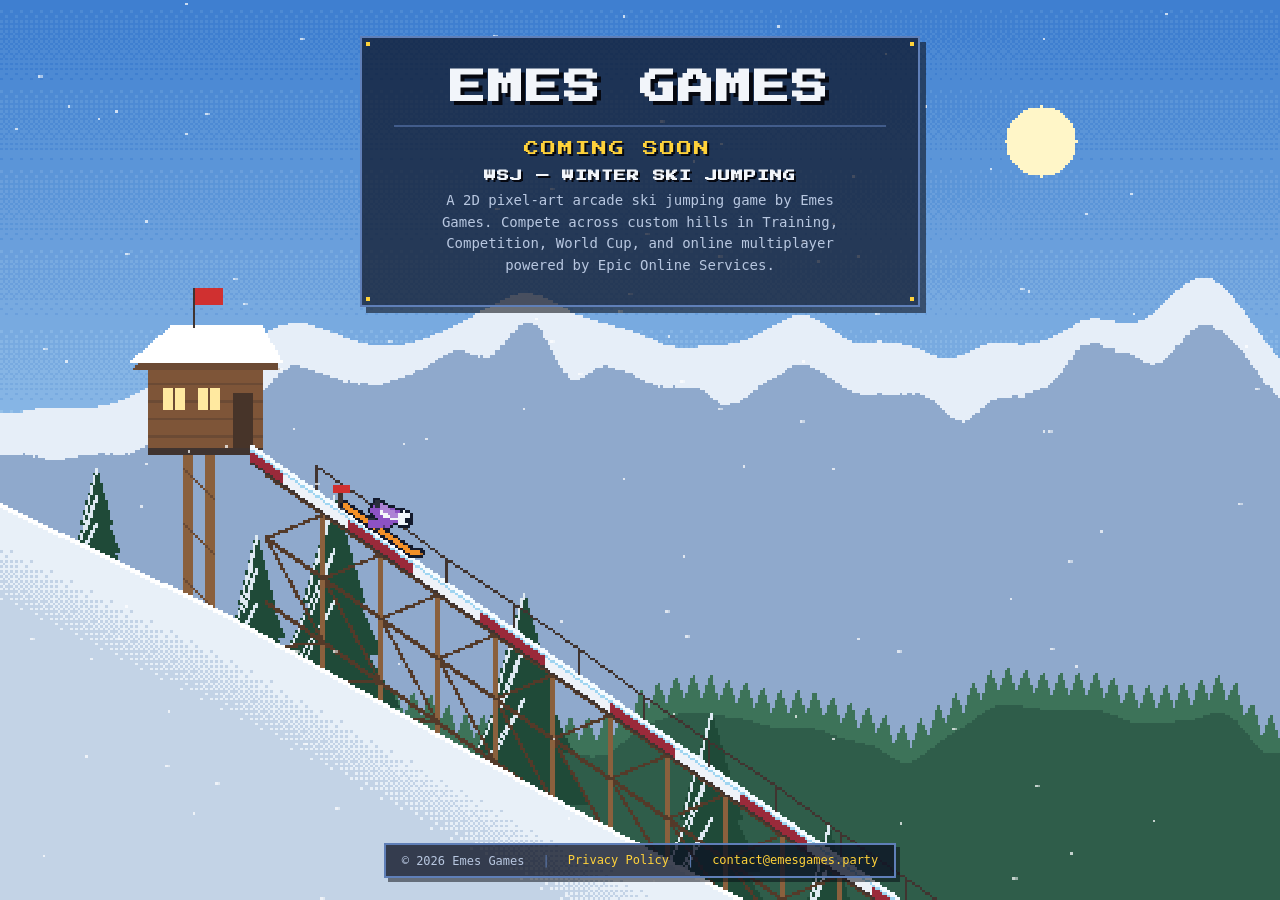
<file: index.html>
<!DOCTYPE html>
<html lang="en">
<head>
  <meta charset="UTF-8" />
  <meta name="viewport" content="width=device-width, initial-scale=1.0, viewport-fit=cover" />
  <title>Emes Games — WSJ (Winter Ski Jumping) | Coming Soon</title>
  <meta name="description" content="Emes Games — Independent game studio developing WSJ (Winter Ski Jumping), a 2D pixel-art arcade ski jumping game. Coming Soon." />
  <meta name="theme-color" content="#0c1224" />
  <link rel="icon" type="image/svg+xml" href="data:image/svg+xml,%3Csvg xmlns='http://www.w3.org/2000/svg' viewBox='0 0 16 16' shape-rendering='crispEdges'%3E%3Crect width='16' height='16' fill='%230c1224'/%3E%3Crect x='1' y='1' width='14' height='14' fill='none' stroke='%235f7fb8' stroke-width='1'/%3E%3Cpath d='M3 4h4v1H4v2h3v1H4v3h3v1H3V4zm6 0h4v1h-3v6h2V9h-1V8h2v4H9V4z' fill='%23ffd23a'/%3E%3C/svg%3E" />
  <link rel="preconnect" href="https://fonts.googleapis.com" />
  <link rel="preconnect" href="https://fonts.gstatic.com" crossorigin />
  <link href="https://fonts.googleapis.com/css2?family=Press+Start+2P&display=swap" rel="stylesheet" />
  <link rel="stylesheet" href="style.css?v=2" />
</head>
<body class="home-page">
  <canvas id="scene" aria-hidden="true"></canvas>

  <main class="stage">
    <section class="pixel-card" aria-label="Emes Games — WSJ Coming Soon">
      <h1 class="org-name">EMES GAMES</h1>
      <div class="divider" aria-hidden="true"></div>
      <p class="coming-soon">COMING SOON<span class="dots" aria-hidden="true"></span></p>
      <h2 class="product-title">WSJ &mdash; WINTER SKI JUMPING</h2>
      <p class="product-overview">
        A 2D pixel-art arcade ski jumping game by Emes Games. Compete across custom hills in
        Training, Competition, World Cup, and online multiplayer powered by Epic Online Services.
      </p>
    </section>

    <footer class="footer-bar">
      <span>&copy; 2026 Emes Games</span>
      <span class="sep" aria-hidden="true">|</span>
      <a href="privacy.html">Privacy Policy</a>
      <span class="sep" aria-hidden="true">|</span>
      <a href="mailto:contact@emesgames.party">contact@emesgames.party</a>
    </footer>
  </main>

  <script src="wsj-bg.js?v=3"></script>
</body>
</html>
</file>
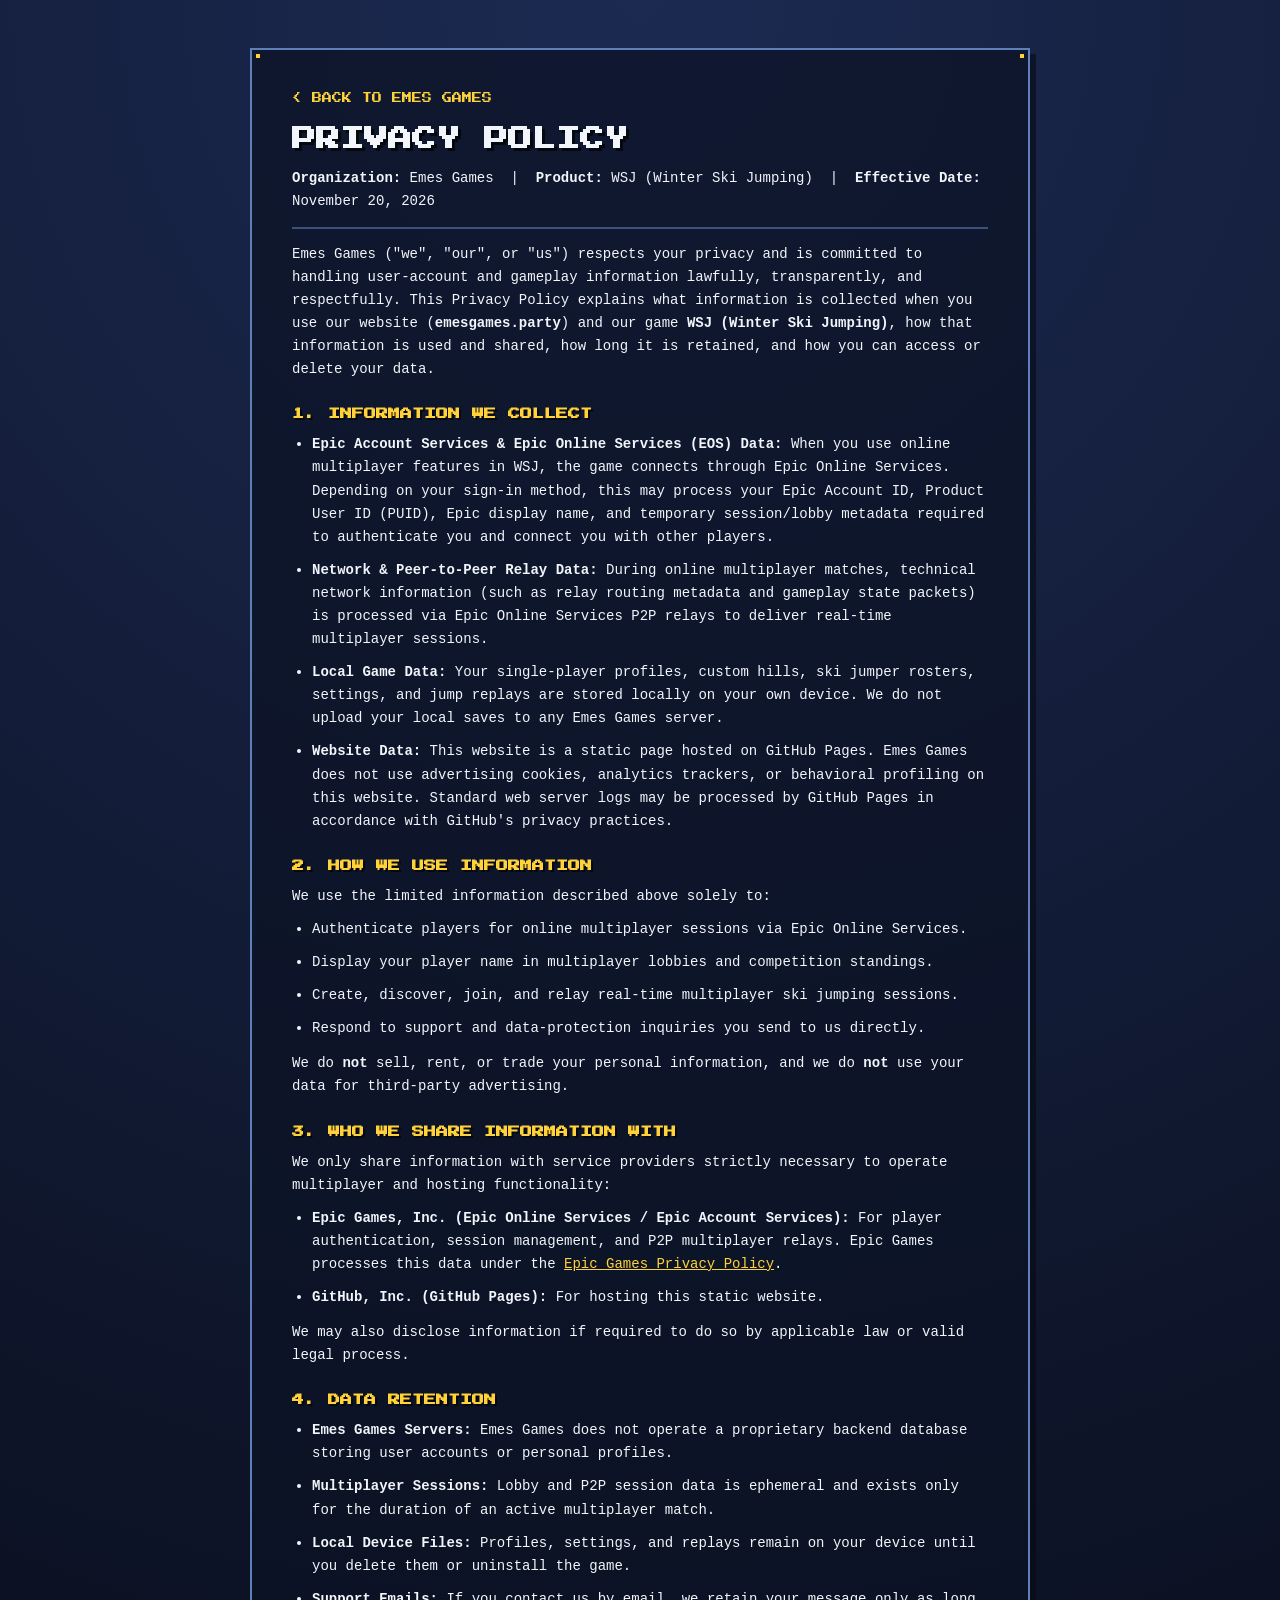
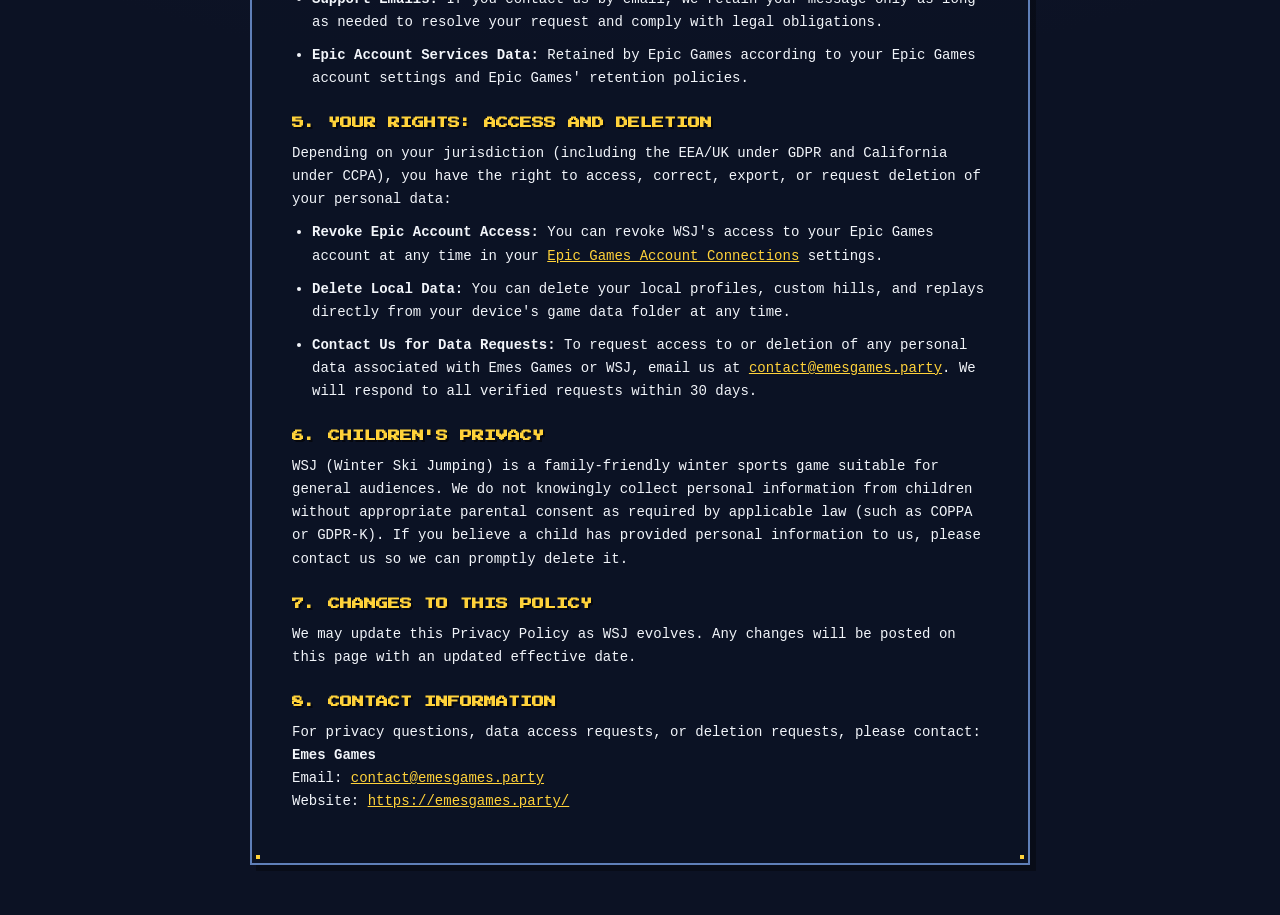
<file: privacy.html>
<!DOCTYPE html>
<html lang="en">
<head>
  <meta charset="UTF-8" />
  <meta name="viewport" content="width=device-width, initial-scale=1.0" />
  <title>Privacy Policy — Emes Games (WSJ: Winter Ski Jumping)</title>
  <meta name="description" content="Privacy Policy for Emes Games and WSJ (Winter Ski Jumping), including Epic Online Services and Epic Account Services data practices." />
  <meta name="theme-color" content="#0c1224" />
  <link rel="icon" type="image/svg+xml" href="data:image/svg+xml,%3Csvg xmlns='http://www.w3.org/2000/svg' viewBox='0 0 16 16' shape-rendering='crispEdges'%3E%3Crect width='16' height='16' fill='%230c1224'/%3E%3Crect x='1' y='1' width='14' height='14' fill='none' stroke='%235f7fb8' stroke-width='1'/%3E%3Cpath d='M3 4h4v1H4v2h3v1H4v3h3v1H3V4zm6 0h4v1h-3v6h2V9h-1V8h2v4H9V4z' fill='%23ffd23a'/%3E%3C/svg%3E" />
  <link rel="preconnect" href="https://fonts.googleapis.com" />
  <link rel="preconnect" href="https://fonts.gstatic.com" crossorigin />
  <link href="https://fonts.googleapis.com/css2?family=Press+Start+2P&display=swap" rel="stylesheet" />
  <link rel="stylesheet" href="style.css?v=2" />
</head>
<body class="doc-page">
  <main class="doc-wrap">
    <article class="pixel-card doc-card">
      <a class="doc-back" href="index.html">&lt; BACK TO EMES GAMES</a>
      <h1>PRIVACY POLICY</h1>
      <p class="doc-meta">
        <strong>Organization:</strong> Emes Games &nbsp;|&nbsp;
        <strong>Product:</strong> WSJ (Winter Ski Jumping) &nbsp;|&nbsp;
        <strong>Effective Date:</strong> November 20, 2026
      </p>
      <div class="divider" aria-hidden="true"></div>

      <p>
        Emes Games ("we", "our", or "us") respects your privacy and is committed to handling
        user-account and gameplay information lawfully, transparently, and respectfully. This
        Privacy Policy explains what information is collected when you use our website
        (<strong>emesgames.party</strong>) and our game <strong>WSJ (Winter Ski Jumping)</strong>,
        how that information is used and shared, how long it is retained, and how you can access
        or delete your data.
      </p>

      <h2>1. INFORMATION WE COLLECT</h2>
      <ul>
        <li>
          <strong>Epic Account Services &amp; Epic Online Services (EOS) Data:</strong>
          When you use online multiplayer features in WSJ, the game connects through Epic Online
          Services. Depending on your sign-in method, this may process your Epic Account ID,
          Product User ID (PUID), Epic display name, and temporary session/lobby metadata required
          to authenticate you and connect you with other players.
        </li>
        <li>
          <strong>Network &amp; Peer-to-Peer Relay Data:</strong>
          During online multiplayer matches, technical network information (such as relay routing
          metadata and gameplay state packets) is processed via Epic Online Services P2P relays to
          deliver real-time multiplayer sessions.
        </li>
        <li>
          <strong>Local Game Data:</strong>
          Your single-player profiles, custom hills, ski jumper rosters, settings, and jump replays
          are stored locally on your own device. We do not upload your local saves to any Emes Games
          server.
        </li>
        <li>
          <strong>Website Data:</strong>
          This website is a static page hosted on GitHub Pages. Emes Games does not use advertising
          cookies, analytics trackers, or behavioral profiling on this website. Standard web server
          logs may be processed by GitHub Pages in accordance with GitHub's privacy practices.
        </li>
      </ul>

      <h2>2. HOW WE USE INFORMATION</h2>
      <p>We use the limited information described above solely to:</p>
      <ul>
        <li>Authenticate players for online multiplayer sessions via Epic Online Services.</li>
        <li>Display your player name in multiplayer lobbies and competition standings.</li>
        <li>Create, discover, join, and relay real-time multiplayer ski jumping sessions.</li>
        <li>Respond to support and data-protection inquiries you send to us directly.</li>
      </ul>
      <p>
        We do <strong>not</strong> sell, rent, or trade your personal information, and we do
        <strong>not</strong> use your data for third-party advertising.
      </p>

      <h2>3. WHO WE SHARE INFORMATION WITH</h2>
      <p>
        We only share information with service providers strictly necessary to operate multiplayer
        and hosting functionality:
      </p>
      <ul>
        <li>
          <strong>Epic Games, Inc. (Epic Online Services / Epic Account Services):</strong>
          For player authentication, session management, and P2P multiplayer relays. Epic Games
          processes this data under the
          <a href="https://www.epicgames.com/site/en-US/privacypolicy" target="_blank" rel="noopener noreferrer">Epic Games Privacy Policy</a>.
        </li>
        <li>
          <strong>GitHub, Inc. (GitHub Pages):</strong>
          For hosting this static website.
        </li>
      </ul>
      <p>
        We may also disclose information if required to do so by applicable law or valid legal
        process.
      </p>

      <h2>4. DATA RETENTION</h2>
      <ul>
        <li>
          <strong>Emes Games Servers:</strong> Emes Games does not operate a proprietary backend
          database storing user accounts or personal profiles.
        </li>
        <li>
          <strong>Multiplayer Sessions:</strong> Lobby and P2P session data is ephemeral and exists
          only for the duration of an active multiplayer match.
        </li>
        <li>
          <strong>Local Device Files:</strong> Profiles, settings, and replays remain on your device
          until you delete them or uninstall the game.
        </li>
        <li>
          <strong>Support Emails:</strong> If you contact us by email, we retain your message only
          as long as needed to resolve your request and comply with legal obligations.
        </li>
        <li>
          <strong>Epic Account Services Data:</strong> Retained by Epic Games according to your
          Epic Games account settings and Epic Games' retention policies.
        </li>
      </ul>

      <h2>5. YOUR RIGHTS: ACCESS AND DELETION</h2>
      <p>
        Depending on your jurisdiction (including the EEA/UK under GDPR and California under CCPA),
        you have the right to access, correct, export, or request deletion of your personal data:
      </p>
      <ul>
        <li>
          <strong>Revoke Epic Account Access:</strong> You can revoke WSJ's access to your Epic
          Games account at any time in your
          <a href="https://www.epicgames.com/account/connections" target="_blank" rel="noopener noreferrer">Epic Games Account Connections</a>
          settings.
        </li>
        <li>
          <strong>Delete Local Data:</strong> You can delete your local profiles, custom hills, and
          replays directly from your device's game data folder at any time.
        </li>
        <li>
          <strong>Contact Us for Data Requests:</strong> To request access to or deletion of any
          personal data associated with Emes Games or WSJ, email us at
          <a href="mailto:contact@emesgames.party">contact@emesgames.party</a>. We will
          respond to all verified requests within 30 days.
        </li>
      </ul>

      <h2>6. CHILDREN'S PRIVACY</h2>
      <p>
        WSJ (Winter Ski Jumping) is a family-friendly winter sports game suitable for general
        audiences. We do not knowingly collect personal information from children without
        appropriate parental consent as required by applicable law (such as COPPA or GDPR-K). If
        you believe a child has provided personal information to us, please contact us so we can
        promptly delete it.
      </p>

      <h2>7. CHANGES TO THIS POLICY</h2>
      <p>
        We may update this Privacy Policy as WSJ evolves. Any changes will be posted on this page
        with an updated effective date.
      </p>

      <h2>8. CONTACT INFORMATION</h2>
      <p>
        For privacy questions, data access requests, or deletion requests, please contact:<br />
        <strong>Emes Games</strong><br />
        Email: <a href="mailto:contact@emesgames.party">contact@emesgames.party</a><br />
        Website: <a href="https://emesgames.party/">https://emesgames.party/</a>
      </p>
    </article>
  </main>
</body>
</html>
</file>
<file: style.css>
*, *::before, *::after {
  box-sizing: border-box;
  margin: 0;
  padding: 0;
}

:root {
  --ink: #0c1224;
  --ink-panel: rgba(12, 18, 36, 0.72);
  --edge: #5f7fb8;
  --text: #f2f5fa;
  --dim: #b8c7e0;
  --gold: #ffd23a;
  --shadow: #060810;
  --font-pixel: 'Press Start 2P', 'Courier New', monospace;
  --font-body: ui-monospace, 'Cascadia Mono', 'SFMono-Regular', Menlo, Consolas, monospace;
}

html, body {
  width: 100%;
  min-height: 100%;
  background-color: var(--ink);
  color: var(--text);
  font-family: var(--font-body);
  -webkit-font-smoothing: none;
}

body.home-page {
  height: 100%;
  overflow: hidden;
  user-select: none;
  -webkit-user-select: none;
}

.stage {
  position: fixed;
  inset: 0;
  z-index: 1;
  width: 100%;
  height: 100%;
  display: flex;
  flex-direction: column;
  align-items: center;
  justify-content: space-between;
  padding: clamp(16px, 4vh, 42px) 16px clamp(12px, 2.5vh, 22px);
  background-color: transparent;
  pointer-events: none;
}

#scene {
  position: fixed;
  inset: 0;
  width: 100%;
  height: 100%;
  z-index: 0;
  display: block;
  image-rendering: -moz-crisp-edges;
  image-rendering: -webkit-crisp-edges;
  image-rendering: pixelated;
  image-rendering: crisp-edges;
}

/* WSJ-style crisp pixel panel */
.pixel-card {
  position: relative;
  z-index: 2;
  width: min(560px, 100%);
  background: var(--ink-panel);
  border: 2px solid var(--edge);
  box-shadow: 6px 6px 0 rgba(6, 8, 16, 0.55);
  padding: clamp(18px, 3vw, 28px) clamp(18px, 3.5vw, 32px);
  text-align: center;
  pointer-events: auto;
  user-select: text;
  -webkit-user-select: text;
}

.pixel-card::before,
.pixel-card::after {
  content: '';
  position: absolute;
  inset: 4px;
  pointer-events: none;
  background:
    linear-gradient(var(--gold), var(--gold)) top left / 4px 4px no-repeat,
    linear-gradient(var(--gold), var(--gold)) top right / 4px 4px no-repeat,
    linear-gradient(var(--gold), var(--gold)) bottom left / 4px 4px no-repeat,
    linear-gradient(var(--gold), var(--gold)) bottom right / 4px 4px no-repeat;
}

.org-name {
  font-family: var(--font-pixel);
  font-size: clamp(20px, 4.2vw, 36px);
  line-height: 1.25;
  letter-spacing: 2px;
  color: var(--text);
  text-shadow: 4px 4px 0 var(--shadow);
}

.divider {
  height: 2px;
  margin: 14px auto;
  background: rgba(95, 127, 184, 0.55);
}

.coming-soon {
  font-family: var(--font-pixel);
  font-size: clamp(11px, 2vw, 15px);
  letter-spacing: 2px;
  color: var(--gold);
  text-shadow: 2px 2px 0 var(--shadow);
  margin-bottom: 14px;
}

.dots::after {
  content: '';
  display: inline-block;
  width: 3ch;
  text-align: left;
  color: var(--dim);
  animation: pixel-dots 2.4s steps(1, end) infinite;
}

@keyframes pixel-dots {
  0%   { content: ''; }
  25%  { content: '.'; }
  50%  { content: '..'; }
  75%  { content: '...'; }
}

.product-title {
  font-family: var(--font-pixel);
  font-size: clamp(9px, 1.5vw, 12px);
  color: var(--text);
  letter-spacing: 1px;
  margin-bottom: 8px;
  text-shadow: 2px 2px 0 var(--shadow);
}

.product-overview {
  font-size: clamp(12px, 1.5vw, 14px);
  line-height: 1.55;
  color: var(--dim);
  max-width: 48ch;
  margin: 0 auto;
}

.footer-bar {
  position: relative;
  z-index: 2;
  display: flex;
  flex-wrap: wrap;
  align-items: center;
  justify-content: center;
  gap: 8px 18px;
  padding: 8px 16px;
  background: rgba(12, 18, 36, 0.78);
  border: 2px solid var(--edge);
  box-shadow: 4px 4px 0 rgba(6, 8, 16, 0.5);
  font-size: 12px;
  color: var(--dim);
  pointer-events: auto;
  user-select: text;
  -webkit-user-select: text;
}

.footer-bar a {
  color: var(--gold);
  text-decoration: none;
  border-bottom: 1px solid transparent;
}

.footer-bar a:hover,
.footer-bar a:focus-visible {
  border-bottom-color: var(--gold);
  outline: none;
}

.sep {
  color: var(--edge);
}

/* Privacy Policy Page */
body.doc-page {
  background:
    radial-gradient(circle at top, #1c2a52 0%, #0c1224 65%);
  padding: clamp(20px, 4vw, 48px) 16px;
}

.doc-wrap {
  max-width: 780px;
  margin: 0 auto;
}

.doc-card {
  width: 100%;
  text-align: left;
  padding: clamp(22px, 4vw, 40px);
}

.doc-back {
  display: inline-block;
  font-family: var(--font-pixel);
  font-size: 10px;
  color: var(--gold);
  text-decoration: none;
  margin-bottom: 20px;
}

.doc-back:hover {
  text-decoration: underline;
}

.doc-card h1 {
  font-family: var(--font-pixel);
  font-size: clamp(16px, 3vw, 24px);
  color: var(--text);
  text-shadow: 3px 3px 0 var(--shadow);
  margin-bottom: 10px;
  line-height: 1.4;
}

.doc-meta {
  font-size: 13px;
  color: var(--dim);
  margin-bottom: 20px;
}

.doc-card h2 {
  font-family: var(--font-pixel);
  font-size: 12px;
  color: var(--gold);
  text-shadow: 2px 2px 0 var(--shadow);
  margin: 24px 0 10px;
  line-height: 1.5;
}

.doc-card p,
.doc-card li {
  font-size: 14px;
  line-height: 1.65;
  color: var(--text);
  margin-bottom: 10px;
}

.doc-card ul {
  padding-left: 20px;
  margin-bottom: 12px;
}

.doc-card a {
  color: var(--gold);
}
</file>
